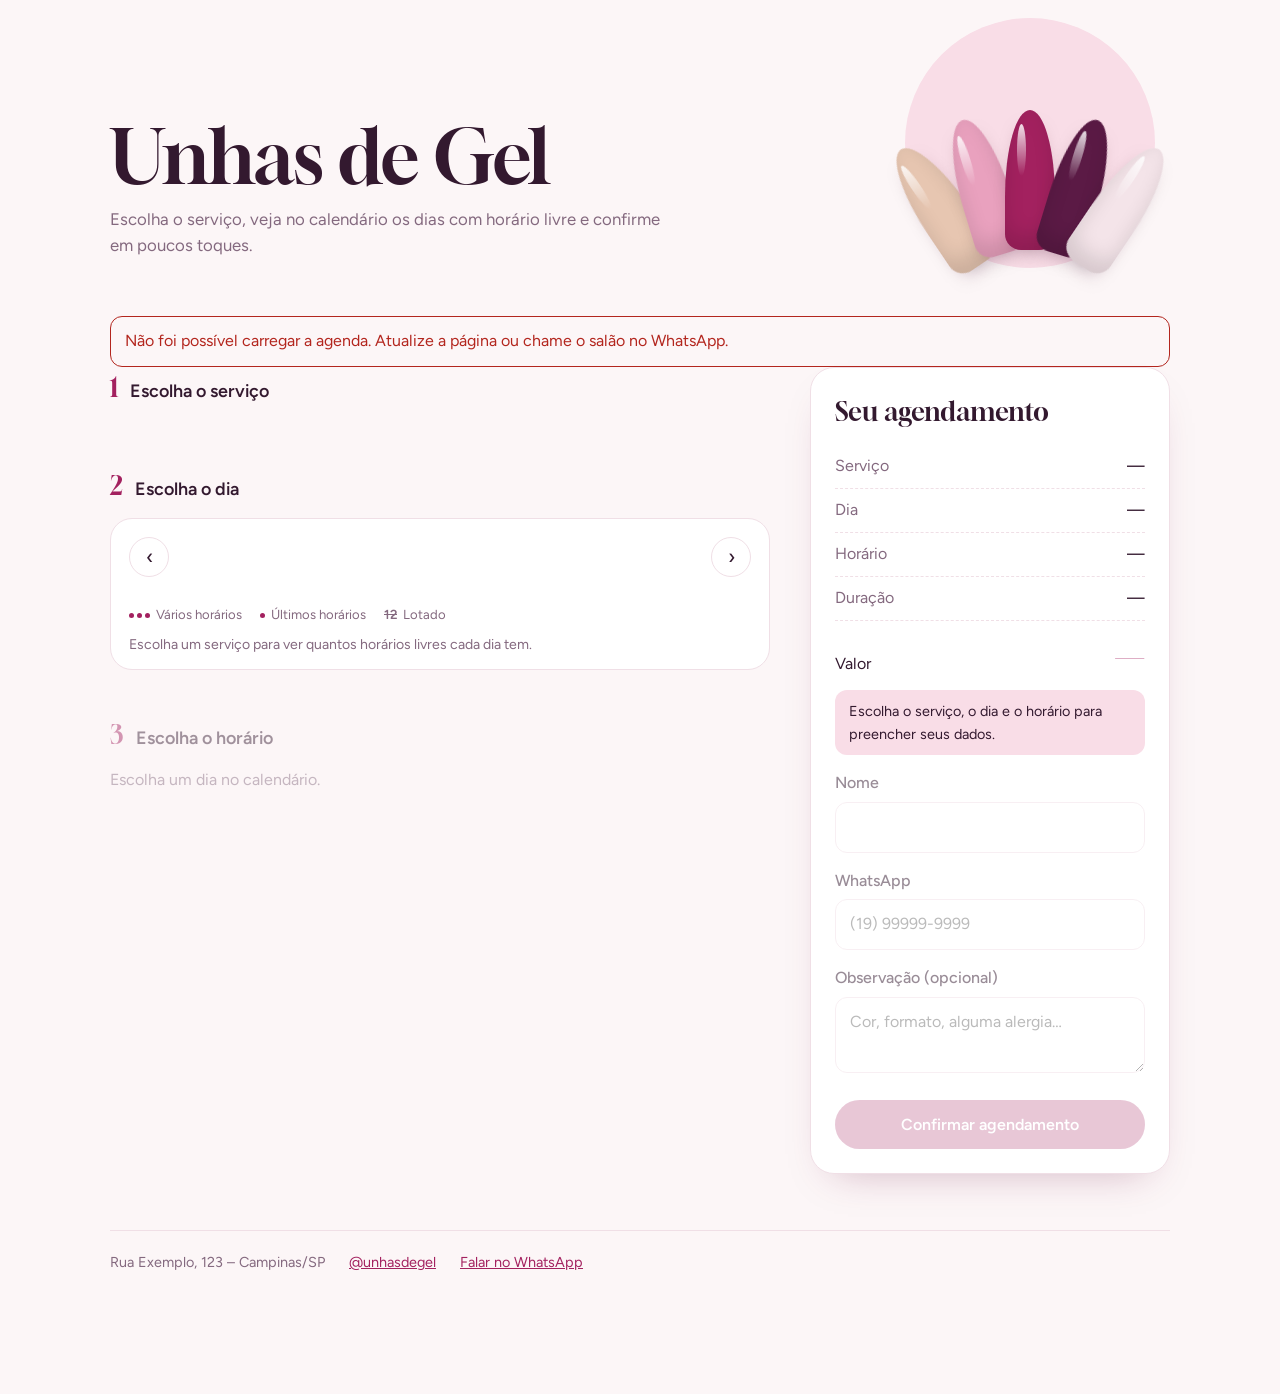
<file: index.html>
<!doctype html>
<html lang="pt-BR">
<head>
  <meta charset="utf-8">
  <meta name="viewport" content="width=device-width, initial-scale=1, viewport-fit=cover">
  <meta name="theme-color" content="#A3215F">
  <title>Agendar horário | Unhas de Gel</title>
  <link rel="preconnect" href="https://fonts.googleapis.com">
  <link rel="preconnect" href="https://fonts.gstatic.com" crossorigin>
  <link href="https://fonts.googleapis.com/css2?family=Figtree:wght@400;500;600&family=Gloock&display=swap" rel="stylesheet">
  <link rel="stylesheet" href="style.css">
</head>
<body>
<div class="pagina">
  <header class="hero">
    <div class="hero-texto">
      <h1 id="nome-salao">Unhas de Gel</h1>
      <p class="lead">Escolha o serviço, veja no calendário os dias com horário livre e confirme em poucos toques.</p>
      <p class="funcionamento" id="funcionamento"></p>
    </div>
    <div class="leque" aria-hidden="true"><span></span><span></span><span></span><span></span><span></span></div>
  </header>

  <div id="carregando" class="aviso">Carregando a agenda…</div>

  <div class="layout" id="fluxo" hidden>
    <div>
      <section class="passo" id="p1">
        <h2><span class="n">1</span>Escolha o serviço</h2>
        <div class="servicos" id="servicos"></div>
      </section>

      <section class="passo" id="p2">
        <h2><span class="n">2</span>Escolha o dia</h2>
        <div class="calendario" id="calendario">
          <div class="cal-topo">
            <button type="button" class="cal-nav" id="mes-ant" aria-label="Mês anterior">‹</button>
            <strong id="mes-titulo" aria-live="polite"></strong>
            <button type="button" class="cal-nav" id="mes-prox" aria-label="Próximo mês">›</button>
          </div>
          <div class="cal-grade" id="cal-grade"></div>
          <div class="cal-legenda" aria-hidden="true">
            <span><span class="pontos"><i></i><i></i><i></i></span>Vários horários</span>
            <span><span class="pontos"><i></i></span>Últimos horários</span>
            <span><s>12</s>Lotado</span>
          </div>
          <p class="cal-dica" id="cal-dica">Escolha um serviço para ver quantos horários livres cada dia tem.</p>
        </div>
      </section>

      <section class="passo" id="p3" aria-disabled="true">
        <h2><span class="n">3</span>Escolha o horário</h2>
        <div id="horarios"><p class="vazio">Escolha um dia no calendário.</p></div>
      </section>
    </div>

    <aside class="resumo-card" id="resumo-card">
      <h2>Seu agendamento</h2>
      <dl class="resumo-lista">
        <div><dt>Serviço</dt><dd id="r-servico">—</dd></div>
        <div><dt>Dia</dt><dd id="r-dia">—</dd></div>
        <div><dt>Horário</dt><dd id="r-hora">—</dd></div>
        <div><dt>Duração</dt><dd id="r-duracao">—</dd></div>
      </dl>
      <div class="total"><span>Valor</span><strong id="r-valor">—</strong></div>

      <p class="dica-dados" id="dica-dados">Escolha o serviço, o dia e o horário para preencher seus dados.</p>

      <form id="form" novalidate>
        <fieldset id="dados" disabled>
          <label for="nome">Nome</label>
          <input id="nome" autocomplete="name" maxlength="80" required>
          <label for="tel">WhatsApp</label>
          <input id="tel" type="tel" inputmode="tel" autocomplete="tel" placeholder="(19) 99999-9999" required>
          <label for="obs">Observação (opcional)</label>
          <textarea id="obs" rows="2" maxlength="300" placeholder="Cor, formato, alguma alergia…"></textarea>
          <button class="btn" id="confirmar" type="submit">Confirmar agendamento</button>
        </fieldset>
        <div id="msg" class="aviso erro" role="alert"></div>
      </form>
    </aside>
  </div>

  <section class="sucesso" id="sucesso" hidden>
    <div class="cartela" aria-hidden="true"><span style="background:#E7C6B1"></span><span style="background:#E9A1BE"></span><span style="background:#A3215F"></span><span style="background:#5B1A45"></span></div>
    <h2 style="margin-top:16px">Horário agendado</h2>
    <p class="lead" id="s-saudacao"></p>
    <dl class="resumo-lista" style="margin-top:16px">
      <div><dt>Serviço</dt><dd id="s-servico"></dd></div>
      <div><dt>Dia</dt><dd id="s-dia"></dd></div>
      <div><dt>Horário</dt><dd id="s-hora"></dd></div>
    </dl>
    <div class="total"><span>Valor</span><strong id="s-valor"></strong></div>
    <a class="btn" id="zap" target="_blank" rel="noopener">Avisar o salão pelo WhatsApp</a>
    <a class="btn sec" id="gagenda" target="_blank" rel="noopener">Salvar no Google Agenda</a>
    <button class="btn sec" type="button" onclick="location.reload()">Fazer outro agendamento</button>
  </section>

  <footer class="rodape" id="rodape"></footer>
</div>

<div class="barra-movel" id="barra-movel" hidden>
  <div><strong id="bm-valor"></strong><span id="bm-info"></span></div>
  <button type="button" class="btn" id="bm-continuar">Continuar</button>
</div>

<script src="config.js"></script>
<script>
const $ = s => document.querySelector(s);
const estado = { servico: null, data: null, hora: null };
let cfg, limite, mesVisivel, disp = null, tokenDisp = 0, tokenHor = 0;
const NOMES_DIA = ['dom', 'seg', 'ter', 'qua', 'qui', 'sex', 'sáb'];

const servicoAtual = () => cfg.servicos.find(s => s.id === estado.servico);
const diaAberto = iso => iso >= cfg.hoje && iso <= limite
  && cfg.diasFuncionamento.includes(parseISO(iso).getDay()) && !cfg.folgas.includes(iso);
const horaCurta = h => { const [a, b] = h.split(':'); return Number(a) + 'h' + (b !== '00' ? b : ''); };
function rolarPara(el) {
  el.scrollIntoView({ behavior: matchMedia('(prefers-reduced-motion: reduce)').matches ? 'auto' : 'smooth', block: 'start' });
}

/* ---------- Início ---------- */
async function iniciar() {
  $('#nome-salao').textContent = AGENDA_CONFIG.NOME_SALAO;
  document.title = 'Agendar horário | ' + AGENDA_CONFIG.NOME_SALAO;
  renderRodape();
  if (!apiConfigurada()) return falha('A agenda ainda não foi configurada: preencha API_URL no arquivo config.js.');
  try {
    cfg = (await apiGet({ acao: 'config' })).config;
  } catch (e) {
    return falha('Não foi possível carregar a agenda. Atualize a página ou chame o salão no WhatsApp.');
  }
  limite = somarDias(cfg.hoje, cfg.diasAntecedencia);
  const h = parseISO(cfg.hoje);
  mesVisivel = new Date(h.getFullYear(), h.getMonth(), 1);
  $('#funcionamento').textContent = textoFuncionamento();
  renderServicos();
  renderCalendario();
  $('#carregando').hidden = true;
  $('#fluxo').hidden = false;
}
function falha(txt) { $('#carregando').className = 'aviso erro'; $('#carregando').textContent = txt; }

function textoFuncionamento() {
  const d = [...cfg.diasFuncionamento].sort();
  const seguidos = d.every((v, i) => i === 0 || v === d[i - 1] + 1);
  const dias = seguidos && d.length > 2 ? NOMES_DIA[d[0]] + ' a ' + NOMES_DIA[d[d.length - 1]] : d.map(i => NOMES_DIA[i]).join(', ');
  return capital(dias) + ', das ' + horaCurta(cfg.abertura) + ' às ' + horaCurta(cfg.fechamento);
}

function renderRodape() {
  const partes = [];
  if (AGENDA_CONFIG.ENDERECO) partes.push(`<span>${esc(AGENDA_CONFIG.ENDERECO)}</span>`);
  if (AGENDA_CONFIG.INSTAGRAM) partes.push(`<a href="https://instagram.com/${encodeURIComponent(AGENDA_CONFIG.INSTAGRAM)}" target="_blank" rel="noopener">@${esc(AGENDA_CONFIG.INSTAGRAM)}</a>`);
  if (AGENDA_CONFIG.WHATSAPP) partes.push(`<a href="https://wa.me/${AGENDA_CONFIG.WHATSAPP}" target="_blank" rel="noopener">Falar no WhatsApp</a>`);
  $('#rodape').innerHTML = partes.join('');
}

/* ---------- 1. Serviços ---------- */
function renderServicos() {
  $('#servicos').innerHTML = cfg.servicos.map(s => `
    <button type="button" class="servico" aria-pressed="false" data-id="${esc(s.id)}">
      <span class="s-nome">${esc(s.nome)}</span>
      ${s.descricao ? `<span class="s-desc">${esc(s.descricao)}</span>` : ''}
      <span class="s-rodape"><span class="s-dur">${duracaoTxt(s.duracao)}</span><span class="s-preco">${esc(precoTxt(s.preco))}</span></span>
    </button>`).join('');
}
$('#servicos').onclick = e => {
  const b = e.target.closest('.servico');
  if (!b || b.dataset.id === estado.servico) return;
  document.querySelectorAll('.servico').forEach(x => x.setAttribute('aria-pressed', x === b));
  estado.servico = b.dataset.id;
  estado.hora = null;
  atualizarResumo();
  carregarDisponibilidade();
};

/* ---------- 2. Calendário ---------- */
async function carregarDisponibilidade() {
  const t = ++tokenDisp;
  $('#calendario').classList.add('carregando');
  $('#cal-dica').textContent = 'Buscando os horários livres…';
  try {
    const { dias } = await apiGet({ acao: 'disponibilidade', servico: estado.servico });
    if (t !== tokenDisp) return;
    disp = dias;
    $('#cal-dica').textContent = 'Os pontinhos mostram quantos horários ainda estão livres em cada dia.';
    if (estado.data && !disp[estado.data]) estado.data = null;
  } catch (e) {
    if (t !== tokenDisp) return;
    disp = null;
    $('#cal-dica').textContent = 'Não foi possível contar os horários livres agora, mas você pode tocar em um dia.';
  }
  $('#calendario').classList.remove('carregando');
  renderCalendario();
  carregarHorarios();
}

function renderCalendario() {
  const ano = mesVisivel.getFullYear(), mes = mesVisivel.getMonth();
  const h = parseISO(cfg.hoje), l = parseISO(limite);
  $('#mes-titulo').textContent = capital(mesVisivel.toLocaleDateString('pt-BR', { month: 'long', year: 'numeric' }));
  $('#mes-ant').disabled = ano < h.getFullYear() || (ano === h.getFullYear() && mes <= h.getMonth());
  $('#mes-prox').disabled = ano > l.getFullYear() || (ano === l.getFullYear() && mes >= l.getMonth());

  let html = ['D', 'S', 'T', 'Q', 'Q', 'S', 'S'].map(d => `<span class="cal-dow" aria-hidden="true">${d}</span>`).join('');
  const vazios = new Date(ano, mes, 1).getDay();
  const total = new Date(ano, mes + 1, 0).getDate();
  for (let i = 0; i < vazios; i++) html += '<span></span>';
  for (let d = 1; d <= total; d++) {
    const iso = paraISO(new Date(ano, mes, d));
    const livres = disp ? (disp[iso] || 0) : null;
    let cls = 'cal-dia', rotulo = capital(dataLonga(iso)), pontos = '', bloq = false;
    if (!diaAberto(iso)) { cls += ' fechado'; rotulo += ', fechado'; bloq = true; }
    else if (livres === 0) { cls += ' lotado'; rotulo += ', lotado'; bloq = true; }
    else if (livres !== null) {
      pontos = '<i></i>'.repeat(livres >= 6 ? 3 : livres >= 3 ? 2 : 1);
      rotulo += `, ${livres} ${livres > 1 ? 'horários livres' : 'horário livre'}`;
    }
    if (iso === cfg.hoje) cls += ' hoje';
    html += `<button type="button" class="${cls}" data-iso="${iso}" aria-pressed="${iso === estado.data}"
      aria-label="${rotulo}" ${bloq ? 'disabled' : ''}><span>${d}</span><span class="pontos">${pontos}</span></button>`;
  }
  $('#cal-grade').innerHTML = html;
}

$('#cal-grade').onclick = e => {
  const b = e.target.closest('.cal-dia');
  if (!b || b.disabled) return;
  estado.data = b.dataset.iso;
  document.querySelectorAll('.cal-dia').forEach(x => x.setAttribute('aria-pressed', x === b));
  carregarHorarios();
  if (estado.servico && innerWidth <= 900) rolarPara($('#p3'));
};
$('#mes-ant').onclick = () => { mesVisivel = new Date(mesVisivel.getFullYear(), mesVisivel.getMonth() - 1, 1); renderCalendario(); };
$('#mes-prox').onclick = () => { mesVisivel = new Date(mesVisivel.getFullYear(), mesVisivel.getMonth() + 1, 1); renderCalendario(); };

/* ---------- 3. Horários ---------- */
async function carregarHorarios() {
  estado.hora = null;
  atualizarResumo();
  const alvo = $('#horarios');
  if (!estado.data) { $('#p3').setAttribute('aria-disabled', 'true'); alvo.innerHTML = '<p class="vazio">Escolha um dia no calendário.</p>'; return; }
  if (!estado.servico) { alvo.innerHTML = '<p class="vazio">Escolha um serviço para ver os horários desse dia.</p>'; return; }
  $('#p3').setAttribute('aria-disabled', 'false');
  alvo.innerHTML = '<p class="vazio">Buscando horários livres…</p>';
  const t = ++tokenHor;
  try {
    const { horarios } = await apiGet({ acao: 'horarios', data: estado.data, servico: estado.servico });
    if (t !== tokenHor) return;
    renderHorarios(horarios);
  } catch (e) {
    if (t === tokenHor) alvo.innerHTML = '<p class="vazio">Não foi possível buscar os horários. Toque no dia de novo.</p>';
  }
}

function renderHorarios(lista) {
  const alvo = $('#horarios');
  if (!lista.length) { alvo.innerHTML = '<p class="vazio">Esse dia lotou para este serviço. Escolha outro dia no calendário.</p>'; return; }
  const dur = servicoAtual().duracao;
  const periodos = [['Manhã', 0, 720], ['Tarde', 720, 1080], ['Noite', 1080, 1440]];
  alvo.innerHTML = periodos.map(([nome, de, ate]) => {
    const hs = lista.filter(h => toMin(h) >= de && toMin(h) < ate);
    if (!hs.length) return '';
    return `<div class="periodo"><h3>${nome}</h3><div class="horarios">${hs.map(h =>
      `<button type="button" class="horario" aria-pressed="false" data-h="${h}" aria-label="Das ${h} às ${fimDe(h, dur)}">${h}</button>`
    ).join('')}</div></div>`;
  }).join('');
}

$('#horarios').onclick = e => {
  const b = e.target.closest('.horario');
  if (!b) return;
  document.querySelectorAll('.horario').forEach(x => x.setAttribute('aria-pressed', x === b));
  estado.hora = b.dataset.h;
  atualizarResumo();
};

/* ---------- Resumo ---------- */
function atualizarResumo() {
  const s = servicoAtual();
  $('#r-servico').textContent = s ? s.nome : '—';
  $('#r-duracao').textContent = s ? duracaoTxt(s.duracao) : '—';
  $('#r-valor').textContent = s ? precoTxt(s.preco) : '—';
  $('#r-dia').textContent = estado.data ? capital(dataLonga(estado.data)) : '—';
  $('#r-hora').textContent = s && estado.hora ? `${estado.hora} às ${fimDe(estado.hora, s.duracao)}` : '—';
  const completo = !!(s && estado.data && estado.hora);
  $('#dados').disabled = !completo;
  $('#dica-dados').hidden = completo;
  $('#barra-movel').hidden = !completo;
  if (completo) {
    $('#bm-valor').textContent = precoTxt(s.preco);
    const d = parseISO(estado.data);
    $('#bm-info').textContent = `${s.nome}, ${NOMES_DIA[d.getDay()]} ${d.getDate()}/${d.getMonth() + 1} às ${estado.hora}`;
  }
}

$('#bm-continuar').onclick = () => { rolarPara($('#resumo-card')); setTimeout(() => $('#nome').focus({ preventScroll: true }), 400); };
new IntersectionObserver(([e]) => $('#barra-movel').classList.toggle('oculta', e.isIntersecting), { threshold: .25 })
  .observe($('#resumo-card'));

/* ---------- Confirmar ---------- */
$('#tel').addEventListener('input', e => { e.target.value = mascaraTel(e.target.value); });

$('#form').addEventListener('submit', async e => {
  e.preventDefault();
  const msg = $('#msg');
  msg.textContent = '';
  const nome = $('#nome').value.trim();
  const tel = $('#tel').value.replace(/\D/g, '');
  if (nome.length < 2) { msg.textContent = 'Informe seu nome.'; $('#nome').focus(); return; }
  if (tel.length < 10) { msg.textContent = 'Informe o WhatsApp com DDD.'; $('#tel').focus(); return; }

  const botao = $('#confirmar');
  botao.disabled = true;
  botao.textContent = 'Agendando…';
  try {
    const r = await apiPost({
      acao: 'agendar', servico: estado.servico, data: estado.data, hora: estado.hora,
      nome, telefone: tel, obs: $('#obs').value.trim()
    });
    mostrarSucesso(r, nome);
  } catch (err) {
    msg.textContent = err.message;
    if (/ocupado/i.test(err.message)) { carregarDisponibilidade(); rolarPara($('#p3')); }
  } finally {
    botao.disabled = false;
    botao.textContent = 'Confirmar agendamento';
  }
});

function mostrarSucesso(r, nome) {
  const s = servicoAtual();
  const dia = capital(dataLonga(r.data));
  $('#s-saudacao').textContent = `Tudo certo, ${nome.split(' ')[0]}! Te esperamos no salão.`;
  $('#s-servico').textContent = r.servico;
  $('#s-dia').textContent = dia;
  $('#s-hora').textContent = `${r.inicio} às ${r.fim}`;
  $('#s-valor').textContent = precoTxt(s.preco);

  if (AGENDA_CONFIG.WHATSAPP) {
    const texto = `Oi! Sou ${nome} e acabei de agendar ${r.servico} para ${dia.toLowerCase()}, às ${r.inicio}.`;
    $('#zap').href = 'https://wa.me/' + AGENDA_CONFIG.WHATSAPP + '?text=' + encodeURIComponent(texto);
  } else {
    $('#zap').hidden = true;
  }
  const f = (d, h) => d.replace(/-/g, '') + 'T' + h.replace(':', '') + '00';
  $('#gagenda').href = 'https://calendar.google.com/calendar/render?' + new URLSearchParams({
    action: 'TEMPLATE',
    text: `${r.servico} | ${AGENDA_CONFIG.NOME_SALAO}`,
    dates: f(r.data, r.inicio) + '/' + f(r.data, r.fim),
    ctz: 'America/Sao_Paulo',
    details: 'Agendado pelo site do salão.',
    location: AGENDA_CONFIG.ENDERECO || ''
  });

  $('#fluxo').hidden = true;
  $('#barra-movel').hidden = true;
  $('#sucesso').hidden = false;
  rolarPara(document.body);
}

iniciar();
</script>
</body>
</html>
</file>
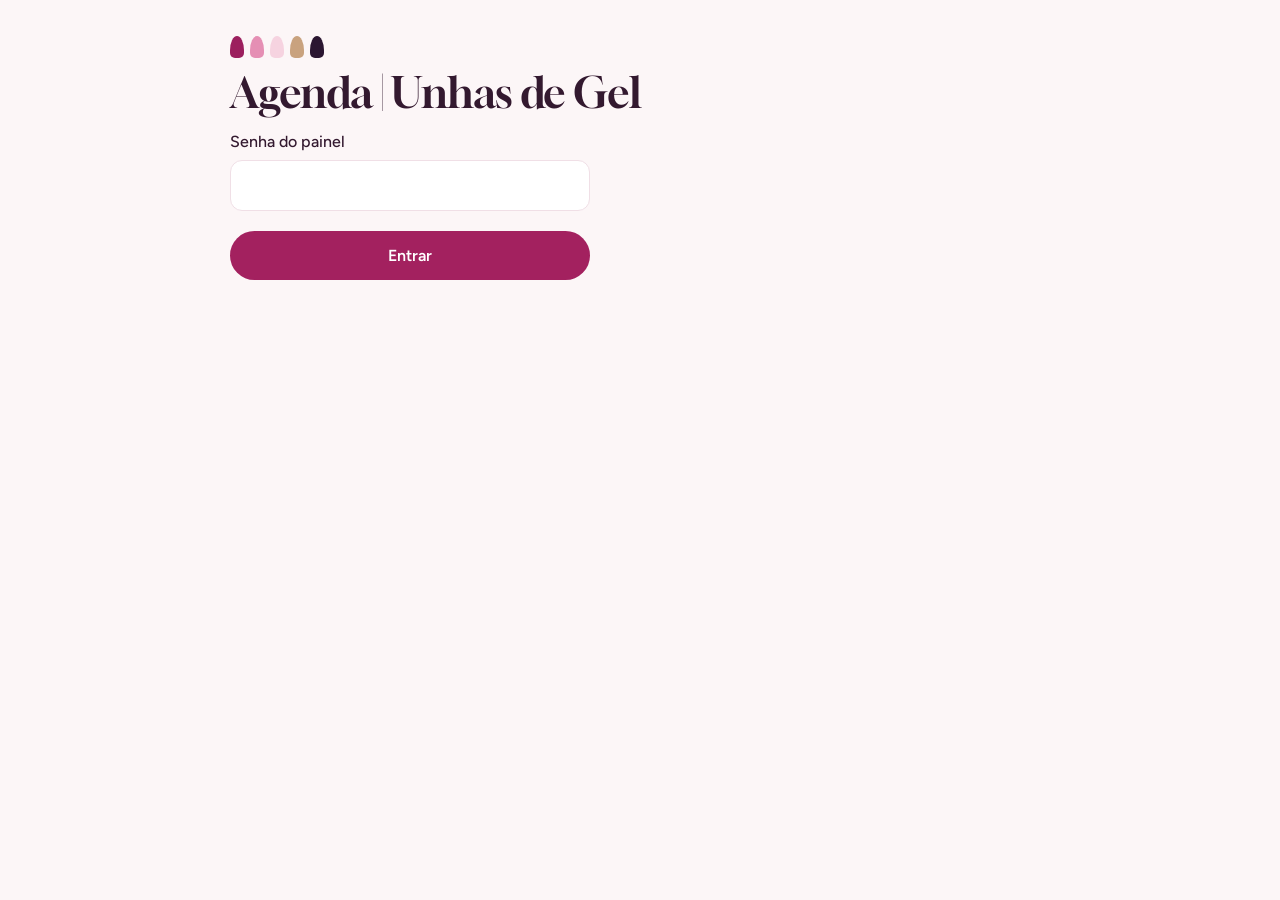
<file: admin.html>
<!doctype html>
<html lang="pt-BR">
<head>
  <meta charset="utf-8">
  <meta name="viewport" content="width=device-width, initial-scale=1">
  <meta name="robots" content="noindex">
  <title>Painel | Unhas de Gel</title>
  <link rel="preconnect" href="https://fonts.googleapis.com">
  <link rel="preconnect" href="https://fonts.gstatic.com" crossorigin>
  <link href="https://fonts.googleapis.com/css2?family=Figtree:wght@400;500;600&family=Gloock&display=swap" rel="stylesheet">
  <link rel="stylesheet" href="style.css">
  <style>
    h1 { font-size: clamp(2rem, 6vw, 2.6rem); }
    .barra { display: flex; flex-wrap: wrap; gap: 10px; align-items: end; margin-top: 24px; }
    .barra > div { flex: 1 1 140px; }
    .barra label { margin-top: 0; }
    .barra .btn { width: auto; margin: 0; padding: 12px 18px; }
    .navs { display: flex; gap: 8px; }
    .resumo { color: var(--muted); margin: 18px 0 0; }
    .dia-grupo h3 {
      font-family: 'Gloock', Georgia, serif; font-weight: 400; font-size: 1.35rem;
      margin: 34px 0 10px; padding-bottom: 6px; border-bottom: 1.5px solid var(--line);
      text-transform: capitalize;
    }
    .item {
      display: grid; grid-template-columns: 92px 1fr auto; gap: 4px 16px; align-items: start;
      padding: 14px 0; border-bottom: 1px solid var(--line);
    }
    .item .hora { font-weight: 600; font-size: 1.05rem; }
    .item .hora small { display: block; font-weight: 400; color: var(--muted); font-size: .85rem; }
    .item .quem b { font-weight: 600; }
    .item .quem div { color: var(--muted); font-size: .92rem; }
    .item .quem a { color: var(--berry); }
    .item .obs { font-style: italic; }
    .chip { display: inline-block; padding: 2px 10px; border-radius: 999px; font-size: .8rem; font-weight: 600; border: 1.5px solid currentColor; }
    .chip.confirmado { color: var(--berry); }
    .chip.concluido { color: var(--ok); }
    .chip.faltou { color: var(--danger); }
    .chip.cancelado, .chip.bloqueado { color: var(--muted); }
    .item.cancelado .quem, .item.cancelado .hora { text-decoration: line-through; opacity: .6; }
    .acoes { display: flex; flex-wrap: wrap; gap: 6px; justify-content: flex-end; }
    .acoes button {
      padding: 6px 12px; border-radius: 999px; font: 500 .85rem 'Figtree', system-ui, sans-serif;
      background: transparent; color: var(--ink); border: 1.5px solid var(--line); cursor: pointer;
    }
    .acoes button:hover { border-color: var(--berry); }
    details { margin-top: 28px; border: 1.5px solid var(--line); border-radius: 14px; padding: 4px 18px 18px; background: var(--surface); }
    summary { cursor: pointer; font-weight: 600; padding: 12px 0 0; }
    .grade2 { display: grid; grid-template-columns: 1fr 1fr; gap: 0 14px; }
    @media (max-width: 600px) {
      .item { grid-template-columns: 74px 1fr; }
      .acoes { grid-column: 1 / -1; justify-content: flex-start; }
      .grade2 { grid-template-columns: 1fr; }
    }
  </style>
</head>
<body>
<main class="wrap largo">
  <div class="cartela" aria-hidden="true">
    <span style="background:#9C1F5E"></span><span style="background:#E58FB4"></span><span style="background:#F6D3E0"></span><span style="background:#C9A27E"></span><span style="background:#2B1631"></span>
  </div>
  <h1 id="titulo">Agenda do salão</h1>

  <form id="login" style="max-width:360px">
    <label for="senha">Senha do painel</label>
    <input id="senha" type="password" autocomplete="current-password" required>
    <button class="btn" type="submit">Entrar</button>
    <div id="msg-login" class="aviso erro" role="alert"></div>
  </form>

  <div id="painel" hidden>
    <div class="barra">
      <div><label for="de">De</label><input id="de" type="date"></div>
      <div><label for="ate">Até</label><input id="ate" type="date"></div>
      <div class="navs">
        <button class="btn sec" type="button" id="hoje">Hoje</button>
        <button class="btn sec" type="button" id="semana">7 dias</button>
        <button class="btn" type="button" id="atualizar">Atualizar</button>
      </div>
    </div>
    <p class="resumo" id="resumo"></p>
    <div id="lista"></div>

    <details id="novo">
      <summary>Novo agendamento ou bloqueio de horário</summary>
      <form id="form-novo" novalidate>
        <div class="grade2">
          <div><label for="n-servico">Serviço</label><select id="n-servico"></select></div>
          <div id="campo-duracao" hidden><label for="n-duracao">Duração (min)</label><input id="n-duracao" type="number" min="15" step="15" value="60"></div>
          <div><label for="n-data">Data</label><input id="n-data" type="date" required></div>
          <div><label for="n-hora">Horário</label><input id="n-hora" type="time" step="900" required></div>
          <div><label for="n-nome">Nome</label><input id="n-nome" maxlength="80"></div>
          <div><label for="n-tel">WhatsApp</label><input id="n-tel" type="tel" inputmode="tel"></div>
        </div>
        <label for="n-obs">Observação</label>
        <input id="n-obs" maxlength="300">
        <button class="btn" type="submit" id="n-salvar" style="width:auto">Salvar na agenda</button>
        <div id="msg-novo" class="aviso" role="status"></div>
      </form>
    </details>

    <button class="btn sec" type="button" id="sair" style="width:auto;margin-top:28px">Sair do painel</button>
  </div>
</main>

<script src="config.js"></script>
<script>
const $ = s => document.querySelector(s);
let senha = sessionStorage.getItem('agenda_senha') || '';
let servicos = [];

const ROTULO = { confirmado: 'Confirmado', concluido: 'Concluído', cancelado: 'Cancelado', faltou: 'Faltou', bloqueado: 'Bloqueado' };
const hojeISO = () => paraISO(new Date());
const somar = (iso, n) => { const d = parseISO(iso); d.setDate(d.getDate() + n); return paraISO(d); };

$('#titulo').textContent = 'Agenda | ' + AGENDA_CONFIG.NOME_SALAO;

$('#login').addEventListener('submit', async e => {
  e.preventDefault();
  $('#msg-login').textContent = '';
  if (!apiConfigurada()) { $('#msg-login').textContent = 'Preencha API_URL no arquivo config.js.'; return; }
  try {
    await apiPost({ acao: 'admin_login', senha: $('#senha').value });
    senha = $('#senha').value;
    sessionStorage.setItem('agenda_senha', senha);
    abrirPainel();
  } catch (err) {
    $('#msg-login').textContent = err.message;
  }
});

$('#sair').onclick = () => { sessionStorage.removeItem('agenda_senha'); location.reload(); };

async function abrirPainel() {
  $('#login').hidden = true;
  $('#painel').hidden = false;
  $('#de').value = hojeISO();
  $('#ate').value = somar(hojeISO(), 6);
  $('#n-data').value = hojeISO();
  try {
    servicos = (await apiGet({ acao: 'config' })).config.servicos;
  } catch (e) { servicos = []; }
  $('#n-servico').innerHTML = servicos.map(s => `<option value="${esc(s.id)}">${esc(s.nome)} (${duracaoTxt(s.duracao)})</option>`).join('')
    + '<option value="bloqueio">Bloquear horário (folga, compromisso)</option>';
  carregar();
}

$('#hoje').onclick = () => { $('#de').value = $('#ate').value = hojeISO(); carregar(); };
$('#semana').onclick = () => { $('#de').value = hojeISO(); $('#ate').value = somar(hojeISO(), 6); carregar(); };
$('#atualizar').onclick = carregar;

async function carregar() {
  const lista = $('#lista');
  lista.innerHTML = '<p class="vazio" style="margin-top:20px">Carregando…</p>';
  try {
    const { itens } = await apiPost({ acao: 'admin_listar', senha, de: $('#de').value, ate: $('#ate').value });
    render(itens);
  } catch (err) {
    if (/senha/i.test(err.message)) { sessionStorage.removeItem('agenda_senha'); location.reload(); return; }
    lista.innerHTML = `<p class="aviso erro">${esc(err.message)}</p>`;
  }
}

function render(itens) {
  const ativos = itens.filter(i => i.status === 'confirmado').length;
  const feitos = itens.filter(i => i.status === 'concluido').length;
  $('#resumo').textContent = itens.length
    ? `${ativos} confirmado(s) e ${feitos} concluído(s) no período.`
    : '';
  if (!itens.length) {
    $('#lista').innerHTML = '<p class="vazio" style="margin-top:20px">Nenhum agendamento nesse período. Use o formulário abaixo para marcar um horário.</p>';
    return;
  }
  const grupos = {};
  itens.forEach(i => (grupos[i.data] = grupos[i.data] || []).push(i));
  $('#lista').innerHTML = Object.keys(grupos).map(data => `
    <section class="dia-grupo">
      <h3>${dataLonga(data)}</h3>
      ${grupos[data].map(itemHTML).join('')}
    </section>`).join('');
}

function itemHTML(i) {
  const tel = i.telefone.replace(/\D/g, '');
  const zap = tel ? `<a href="https://wa.me/55${tel}" target="_blank" rel="noopener">${esc(mascaraTel(tel))}</a>` : '';
  const botoes = i.status === 'bloqueado'
    ? `<button data-id="${esc(i.id)}" data-st="cancelado">Liberar horário</button>`
    : i.status === 'confirmado'
      ? `<button data-id="${esc(i.id)}" data-st="concluido">Concluído</button>
         <button data-id="${esc(i.id)}" data-st="faltou">Faltou</button>
         <button data-id="${esc(i.id)}" data-st="cancelado">Cancelar</button>`
      : `<button data-id="${esc(i.id)}" data-st="confirmado">Voltar para confirmado</button>`;
  return `
    <div class="item ${esc(i.status)}">
      <div class="hora">${esc(i.inicio)}<small>até ${esc(i.fim)}</small></div>
      <div class="quem">
        <b>${esc(i.nome)}</b> <span class="chip ${esc(i.status)}">${ROTULO[i.status] || esc(i.status)}</span>
        <div>${esc(i.servico)}${zap ? ' | ' + zap : ''}</div>
        ${i.obs ? `<div class="obs">${esc(i.obs)}</div>` : ''}
      </div>
      <div class="acoes">${botoes}</div>
    </div>`;
}

$('#lista').addEventListener('click', async e => {
  const b = e.target.closest('button[data-st]');
  if (!b) return;
  if (b.dataset.st === 'cancelado' && !confirm('Cancelar este horário? Ele volta a ficar livre para as clientes.')) return;
  b.disabled = true;
  try {
    await apiPost({ acao: 'admin_status', senha, id: b.dataset.id, status: b.dataset.st });
    carregar();
  } catch (err) {
    alert(err.message);
    b.disabled = false;
  }
});

$('#n-servico').addEventListener('change', e => { $('#campo-duracao').hidden = e.target.value !== 'bloqueio'; });
$('#n-tel').addEventListener('input', e => { e.target.value = mascaraTel(e.target.value); });

$('#form-novo').addEventListener('submit', async e => {
  e.preventDefault();
  const msg = $('#msg-novo');
  msg.className = 'aviso';
  msg.textContent = '';
  const botao = $('#n-salvar');
  botao.disabled = true;
  try {
    await apiPost({
      acao: 'admin_agendar', senha,
      servico: $('#n-servico').value, duracao: $('#n-duracao').value,
      data: $('#n-data').value, hora: $('#n-hora').value,
      nome: $('#n-nome').value, telefone: $('#n-tel').value, obs: $('#n-obs').value
    });
    msg.textContent = 'Salvo na agenda.';
    ['#n-nome', '#n-tel', '#n-obs', '#n-hora'].forEach(s => $(s).value = '');
    carregar();
  } catch (err) {
    msg.className = 'aviso erro';
    msg.textContent = err.message;
  } finally {
    botao.disabled = false;
  }
});

if (senha && apiConfigurada()) abrirPainel();
</script>
</body>
</html>
</file>
<file: style.css>
:root {
  --bg: #FCF6F7;
  --surface: #FFFFFF;
  --ink: #33192F;
  --muted: #84697F;
  --line: #F0DFE6;
  --berry: #A3215F;
  --berry-ink: #FFFFFF;
  --rose: #E9A1BE;
  --blush: #F9DDE7;
  --nude: #E7C6B1;
  --ok: #2F7D5B;
  --danger: #B3261E;
  --sombra: 0 18px 40px -24px rgba(110, 24, 70, .35);
  color-scheme: light;
}
@media (prefers-color-scheme: dark) {
  :root {
    --bg: #1B1120;
    --surface: #26192C;
    --ink: #F7EAF1;
    --muted: #BFA7C0;
    --line: #3B2A42;
    --berry: #EA74AC;
    --berry-ink: #1B1120;
    --rose: #B4517F;
    --blush: #43233D;
    --nude: #6B4A3C;
    --ok: #74D3A4;
    --danger: #FF8A80;
    --sombra: 0 18px 40px -24px rgba(0, 0, 0, .7);
    color-scheme: dark;
  }
}

* { box-sizing: border-box; }
html { scroll-padding-top: 16px; }
body {
  margin: 0;
  background: var(--bg);
  color: var(--ink);
  font: 16px/1.55 'Figtree', system-ui, -apple-system, 'Segoe UI', sans-serif;
  -webkit-font-smoothing: antialiased;
}
button { font: inherit; color: inherit; }

.wrap { max-width: 560px; margin: 0 auto; padding: 36px 20px 72px; }
.wrap.largo { max-width: 860px; }
.pagina { max-width: 1100px; margin: 0 auto; padding: 0 20px 120px; }

h1 {
  font-family: 'Gloock', Georgia, 'Times New Roman', serif;
  font-weight: 400;
  font-size: clamp(2.6rem, 8vw, 4.6rem);
  line-height: 1;
  letter-spacing: -0.015em;
  margin: 14px 0 12px;
}
.lead { color: var(--muted); margin: 0; max-width: 34em; font-size: 1.05rem; }

/* ---------- Topo com o leque de unhas ---------- */
.hero {
  display: grid; grid-template-columns: 1fr auto; align-items: end; gap: 24px;
  padding: 48px 0 40px;
}
.funcionamento {
  display: inline-flex; gap: 8px; align-items: center;
  margin: 18px 0 0; padding: 6px 14px; border-radius: 999px;
  background: var(--blush); font-size: .92rem; font-weight: 500;
}
.funcionamento:empty { display: none; }

.leque { position: relative; width: 280px; height: 210px; flex: none; }
.leque::before {
  content: ""; position: absolute; left: 50%; bottom: -10px; width: 250px; height: 250px;
  margin-left: -125px; border-radius: 50%; background: var(--blush); z-index: 0;
}
.leque span {
  position: absolute; left: 50%; bottom: 8px; z-index: 1;
  width: 50px; height: 140px; margin-left: -25px;
  border-radius: 50% 50% 16px 16px / 62% 62% 16px 16px;
  transform-origin: 50% 165%;
  transform: rotate(var(--r));
  box-shadow: inset 0 -14px 20px rgba(0, 0, 0, .12), 0 10px 20px -12px rgba(60, 10, 40, .5);
  animation: abrir .9s cubic-bezier(.2, .9, .25, 1.15) both;
  animation-delay: var(--d);
}
.leque span::after {
  content: ""; position: absolute; top: 14px; left: 12px; width: 9px; height: 52px;
  border-radius: 50%; background: linear-gradient(180deg, rgba(255,255,255,.85), rgba(255,255,255,0));
}
.leque span:nth-child(1) { background: var(--nude);  --r: -34deg; --d: .05s; }
.leque span:nth-child(2) { background: var(--rose);  --r: -17deg; --d: .1s; }
.leque span:nth-child(3) { background: #A3215F;      --r: 0deg;   --d: .15s; }
.leque span:nth-child(4) { background: #5B1A45;      --r: 17deg;  --d: .2s; }
.leque span:nth-child(5) { background: #F4E4E9;      --r: 34deg;  --d: .25s; }
@keyframes abrir { from { transform: rotate(0deg) translateY(16px); opacity: 0; } }

/* ---------- Estrutura ---------- */
.layout { display: grid; grid-template-columns: minmax(0, 1fr) 360px; gap: 40px; align-items: start; }
.passo { margin-top: 8px; padding-bottom: 36px; transition: opacity .2s; }
.passo + .passo { padding-top: 8px; }
.passo h2 {
  display: flex; gap: 12px; align-items: baseline;
  font-size: 1.12rem; font-weight: 600; margin: 0 0 16px;
}
.passo h2 .n { font-family: 'Gloock', Georgia, serif; font-weight: 400; font-size: 1.6rem; color: var(--berry); line-height: 1; }
.passo[aria-disabled="true"] { opacity: .45; }

/* ---------- Serviços ---------- */
.servicos { display: grid; grid-template-columns: repeat(auto-fill, minmax(230px, 1fr)); gap: 12px; }
.servico {
  position: relative; display: flex; flex-direction: column; gap: 6px;
  padding: 18px 18px 16px; text-align: left; cursor: pointer;
  background: var(--surface); border: 1.5px solid var(--line); border-radius: 18px;
  transition: border-color .18s, box-shadow .18s;
}
.servico:hover { border-color: var(--rose); }
.s-nome { font-weight: 600; font-size: 1.05rem; padding-right: 24px; }
.s-desc { color: var(--muted); font-size: .9rem; line-height: 1.45; flex: 1; }
.s-rodape { display: flex; justify-content: space-between; align-items: baseline; margin-top: 8px; }
.s-dur { font-size: .85rem; color: var(--muted); }
.s-preco { font-family: 'Gloock', Georgia, serif; font-size: 1.55rem; line-height: 1; color: var(--berry); }
.servico::after {
  content: ""; position: absolute; top: 16px; right: 16px; width: 14px; height: 22px;
  border-radius: 50% 50% 5px 5px / 65% 65% 5px 5px; border: 1.5px solid var(--line);
}
.servico[aria-pressed="true"] { border-color: var(--berry); box-shadow: var(--sombra), inset 0 0 0 1px var(--berry); }
.servico[aria-pressed="true"]::after { background: var(--berry); border-color: var(--berry); }

/* ---------- Calendário ---------- */
.calendario {
  background: var(--surface); border: 1.5px solid var(--line); border-radius: 22px;
  padding: 18px 18px 14px; transition: opacity .2s;
}
.calendario.carregando { opacity: .55; }
.cal-topo { display: flex; justify-content: space-between; align-items: center; margin-bottom: 14px; }
.cal-topo strong { font-family: 'Gloock', Georgia, serif; font-weight: 400; font-size: 1.4rem; }
.cal-nav {
  width: 40px; height: 40px; border-radius: 50%; border: 1.5px solid var(--line);
  background: transparent; cursor: pointer; font-size: 1.3rem; line-height: 1;
}
.cal-nav:hover:not(:disabled) { border-color: var(--berry); color: var(--berry); }
.cal-nav:disabled { opacity: .3; cursor: default; }
.cal-grade { display: grid; grid-template-columns: repeat(7, 1fr); gap: 6px; }
.cal-dow { text-align: center; font-size: .78rem; font-weight: 600; color: var(--muted); padding-bottom: 4px; }
.cal-dia {
  aspect-ratio: 1 / 1; min-height: 40px;
  display: flex; flex-direction: column; align-items: center; justify-content: center; gap: 5px;
  background: var(--blush); border: 1.5px solid transparent; border-radius: 14px;
  font-weight: 600; cursor: pointer; transition: background .15s, color .15s;
}
.cal-dia:hover:not(:disabled) { border-color: var(--berry); }
.cal-dia.fechado { background: transparent; color: var(--muted); font-weight: 400; opacity: .5; cursor: default; }
.cal-dia.lotado { background: transparent; color: var(--muted); font-weight: 400; cursor: default; }
.cal-dia.lotado > span:first-child { text-decoration: line-through; }
.cal-dia.hoje { border-color: var(--rose); }
.cal-dia[aria-pressed="true"] { background: var(--berry); color: var(--berry-ink); border-color: var(--berry); }
.pontos { display: flex; gap: 3px; height: 5px; }
.pontos i { width: 5px; height: 5px; border-radius: 50%; background: var(--berry); }
.cal-dia[aria-pressed="true"] .pontos i { background: var(--berry-ink); }
.cal-legenda { display: flex; flex-wrap: wrap; gap: 6px 18px; margin-top: 14px; font-size: .82rem; color: var(--muted); }
.cal-legenda > span { display: inline-flex; align-items: center; gap: 6px; }
.cal-legenda s { font-weight: 600; }
.cal-dica { margin: 8px 0 0; font-size: .88rem; color: var(--muted); }

/* ---------- Horários em formato de unha ---------- */
.periodo + .periodo { margin-top: 18px; }
.periodo h3 { margin: 0 0 10px; font-size: .92rem; font-weight: 600; color: var(--muted); }
.horarios { display: grid; grid-template-columns: repeat(auto-fill, minmax(64px, 1fr)); gap: 14px 10px; }
.horario {
  position: relative; overflow: hidden; height: 84px;
  display: flex; align-items: flex-end; justify-content: center; padding-bottom: 12px;
  background: var(--surface); border: 1.5px solid var(--line);
  border-radius: 50% 50% 16px 16px / 62% 62% 16px 16px;
  font-weight: 600; font-size: .95rem; cursor: pointer;
  transition: background .18s, border-color .18s, color .18s;
}
.horario::before {
  content: ""; position: absolute; top: 10px; left: 24%; width: 15%; height: 34%;
  border-radius: 50%; background: linear-gradient(180deg, rgba(255,255,255,.85), rgba(255,255,255,0));
  opacity: 0; transition: opacity .18s;
}
.horario:hover { border-color: var(--berry); }
.horario[aria-pressed="true"] { background: var(--berry); border-color: var(--berry); color: var(--berry-ink); }
.horario[aria-pressed="true"]::before { opacity: .75; }

/* ---------- Resumo ---------- */
.resumo-card {
  position: sticky; top: 20px;
  background: var(--surface); border: 1.5px solid var(--line); border-radius: 24px;
  padding: 24px; box-shadow: var(--sombra);
}
.resumo-card h2 { font-family: 'Gloock', Georgia, serif; font-weight: 400; font-size: 1.6rem; margin: 0 0 14px; }
.resumo-lista { margin: 0; }
.resumo-lista div { display: flex; justify-content: space-between; gap: 16px; padding: 9px 0; border-bottom: 1px dashed var(--line); }
.resumo-lista dt { color: var(--muted); }
.resumo-lista dd { margin: 0; text-align: right; font-weight: 500; }
.total { display: flex; justify-content: space-between; align-items: baseline; margin: 16px 0 4px; }
.total strong { font-family: 'Gloock', Georgia, serif; font-weight: 400; font-size: 2.3rem; line-height: 1; color: var(--berry); }
.dica-dados { margin: 14px 0 0; padding: 10px 14px; border-radius: 12px; background: var(--blush); font-size: .9rem; }
fieldset { border: 0; padding: 0; margin: 0; min-width: 0; }
fieldset:disabled { opacity: .5; }

label { display: block; font-weight: 500; margin: 16px 0 6px; }
input, select, textarea {
  width: 100%; padding: 12px 14px;
  background: var(--surface); color: var(--ink); font: inherit;
  border: 1.5px solid var(--line); border-radius: 12px;
}
input:focus, select:focus, textarea:focus { border-color: var(--berry); outline: none; }

.btn {
  display: inline-flex; justify-content: center; align-items: center;
  width: 100%; margin-top: 20px; padding: 15px 20px;
  background: var(--berry); color: var(--berry-ink);
  font: 600 1rem 'Figtree', system-ui, sans-serif; text-decoration: none;
  border: 0; border-radius: 999px; cursor: pointer;
}
.btn.sec { background: transparent; color: var(--berry); border: 1.5px solid var(--berry); margin-top: 12px; }
.btn:disabled { opacity: .5; cursor: not-allowed; }

.aviso { margin-top: 18px; padding: 12px 14px; border-radius: 12px; background: var(--blush); }
.aviso.erro { background: transparent; border: 1.5px solid var(--danger); color: var(--danger); }
.aviso:empty { display: none; }
.vazio { color: var(--muted); margin: 0; }

/* ---------- Sucesso ---------- */
.sucesso {
  max-width: 520px; margin: 8px auto 0; padding: 32px 28px;
  background: var(--surface); border: 1.5px solid var(--line); border-radius: 28px; box-shadow: var(--sombra);
}
.sucesso h2 { font-family: 'Gloock', Georgia, serif; font-weight: 400; font-size: 2.2rem; line-height: 1.1; margin: 0 0 6px; }

/* ---------- Rodapé ---------- */
.rodape { margin-top: 56px; padding-top: 20px; border-top: 1px solid var(--line); color: var(--muted); font-size: .9rem; display: flex; flex-wrap: wrap; gap: 8px 24px; }
.rodape a { color: var(--berry); }
.rodape:empty { display: none; }

/* Assinatura pequena usada no painel */
.cartela { display: flex; gap: 6px; }
.cartela span { width: 14px; height: 22px; border-radius: 50% 50% 5px 5px / 65% 65% 5px 5px; }

/* ---------- Barra fixa no celular ---------- */
.barra-movel { display: none; }

@media (max-width: 900px) {
  .layout { grid-template-columns: 1fr; gap: 8px; }
  .resumo-card { position: static; }
  .barra-movel {
    position: fixed; left: 0; right: 0; bottom: 0; z-index: 10;
    display: flex; align-items: center; justify-content: space-between; gap: 14px;
    padding: 12px 18px calc(12px + env(safe-area-inset-bottom, 0px));
    background: var(--surface); border-top: 1.5px solid var(--line);
    box-shadow: 0 -12px 30px -20px rgba(60, 10, 40, .5);
  }
  .barra-movel[hidden], .barra-movel.oculta { display: none; }
  .barra-movel strong { display: block; font-family: 'Gloock', Georgia, serif; font-weight: 400; font-size: 1.4rem; line-height: 1.1; color: var(--berry); }
  .barra-movel span { font-size: .85rem; color: var(--muted); }
  .barra-movel .btn { width: auto; margin: 0; padding: 12px 22px; }
}
@media (max-width: 620px) {
  .hero { grid-template-columns: 1fr; padding-top: 52px; gap: 4px; }
  .leque { order: -1; width: 220px; height: 150px; margin: 0 auto; }
  .leque::before { width: 190px; height: 190px; margin-left: -95px; }
  .leque span { width: 38px; height: 104px; margin-left: -19px; }
  .leque span::after { top: 10px; left: 9px; width: 7px; height: 38px; }
  .hero-texto { text-align: center; }
  .lead { margin: 0 auto; }
  .calendario { padding: 14px 10px 12px; }
  .cal-grade { gap: 4px; }
  .cal-dia { border-radius: 11px; font-size: .95rem; }
}

:focus-visible { outline: 3px solid var(--berry); outline-offset: 2px; }
@media (prefers-reduced-motion: reduce) {
  *, *::before, *::after { animation: none !important; transition: none !important; scroll-behavior: auto !important; }
}
</file>
